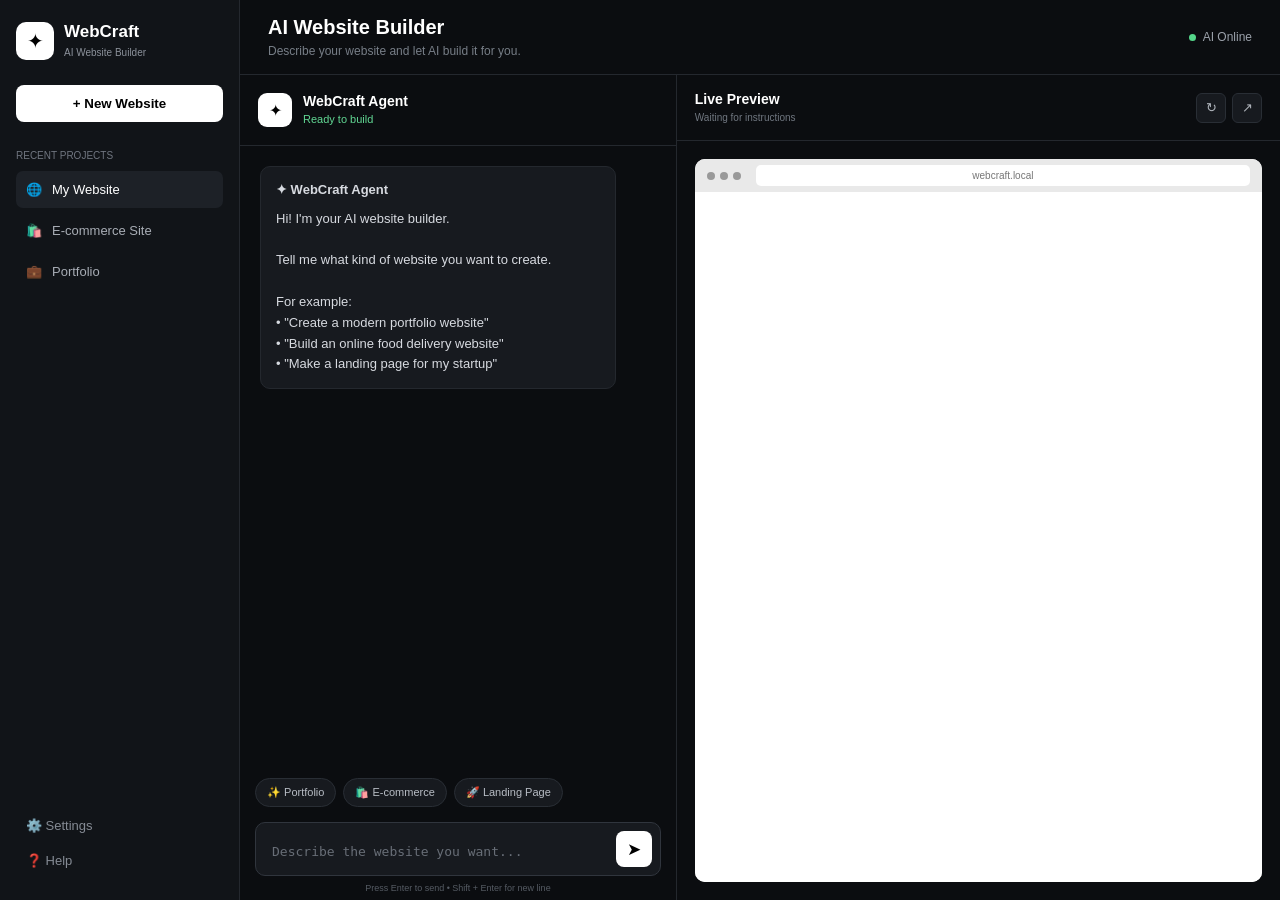
<file: AI Agent/Frontend/index.html>
<!DOCTYPE html>
<html lang="en">

<head>
    <meta charset="UTF-8">
    <meta name="viewport" content="width=device-width, initial-scale=1.0">

    <title>WebCraft AI</title>

    <link rel="stylesheet" href="style.css">
</head>

<body>

<div class="app">

    <!-- Sidebar -->
    <aside class="sidebar">

        <div class="logo">
            <div class="logo-icon">✦</div>
            <div>
                <h2>WebCraft</h2>
                <span>AI Website Builder</span>
            </div>
        </div>

        <button class="new-project" onclick="newProject()">
            + New Website
        </button>

        <div class="sidebar-section">
            <p>RECENT PROJECTS</p>

            <div class="project active">
                <span>🌐</span>
                My Website
            </div>

            <div class="project">
                <span>🛍️</span>
                E-commerce Site
            </div>

            <div class="project">
                <span>💼</span>
                Portfolio
            </div>
        </div>

        <div class="sidebar-bottom">
            <div>⚙️ Settings</div>
            <div>❓ Help</div>
        </div>

    </aside>


    <!-- Main -->
    <main class="main">

        <!-- Header -->
        <header class="topbar">

            <div>
                <h1>AI Website Builder</h1>
                <p>Describe your website and let AI build it for you.</p>
            </div>

            <div class="status">
                <span class="dot"></span>
                AI Online
            </div>

        </header>


        <!-- Workspace -->
        <section class="workspace">

            <!-- Chat -->
            <div class="chat-panel">

                <div class="chat-header">
                    <div class="agent-avatar">✦</div>

                    <div>
                        <h3>WebCraft Agent</h3>
                        <span>Ready to build</span>
                    </div>
                </div>


                <div class="chat-box" id="chatBox">

                    <div class="message bot">

                        <div class="message-title">
                            ✦ WebCraft Agent
                        </div>

                        Hi! I'm your AI website builder.

                        <br><br>

                        Tell me what kind of website you want to create.

                        <br><br>

                        For example:
                        <br>
                        • "Create a modern portfolio website"
                        <br>
                        • "Build an online food delivery website"
                        <br>
                        • "Make a landing page for my startup"

                    </div>

                </div>


                <!-- Suggestions -->

                <div class="suggestions">

                    <button onclick="useSuggestion('Create a modern portfolio website')">
                        ✨ Portfolio
                    </button>

                    <button onclick="useSuggestion('Create an e-commerce website')">
                        🛍️ E-commerce
                    </button>

                    <button onclick="useSuggestion('Create a modern landing page')">
                        🚀 Landing Page
                    </button>

                </div>


                <!-- Input -->

                <div class="input-area">

                    <textarea
                            id="message"
                            placeholder="Describe the website you want..."
                            rows="1"></textarea>

                    <button
                            id="sendButton"
                            onclick="sendMessage()">
                        ➤
                    </button>

                </div>

                <div class="input-info">
                    Press Enter to send • Shift + Enter for new line
                </div>

            </div>


            <!-- Preview -->

            <div class="preview-panel">

                <div class="preview-header">

                    <div>
                        <h3>Live Preview</h3>
                        <span id="previewStatus">
                            Waiting for instructions
                        </span>
                    </div>

                    <div class="preview-actions">

                        <button onclick="refreshPreview()">
                            ↻
                        </button>

                        <button onclick="openPreview()">
                            ↗
                        </button>

                    </div>

                </div>


                <div class="browser">

                    <div class="browser-bar">

                        <div class="browser-dots">
                            <span></span>
                            <span></span>
                            <span></span>
                        </div>

                        <div class="browser-url">
                            webcraft.local
                        </div>

                    </div>


                    <iframe
                            id="websitePreview"
                            title="Website Preview">
                    </iframe>

                </div>

            </div>

        </section>

    </main>

</div>


<script src="script.js"></script>

</body>
</html>
</file>
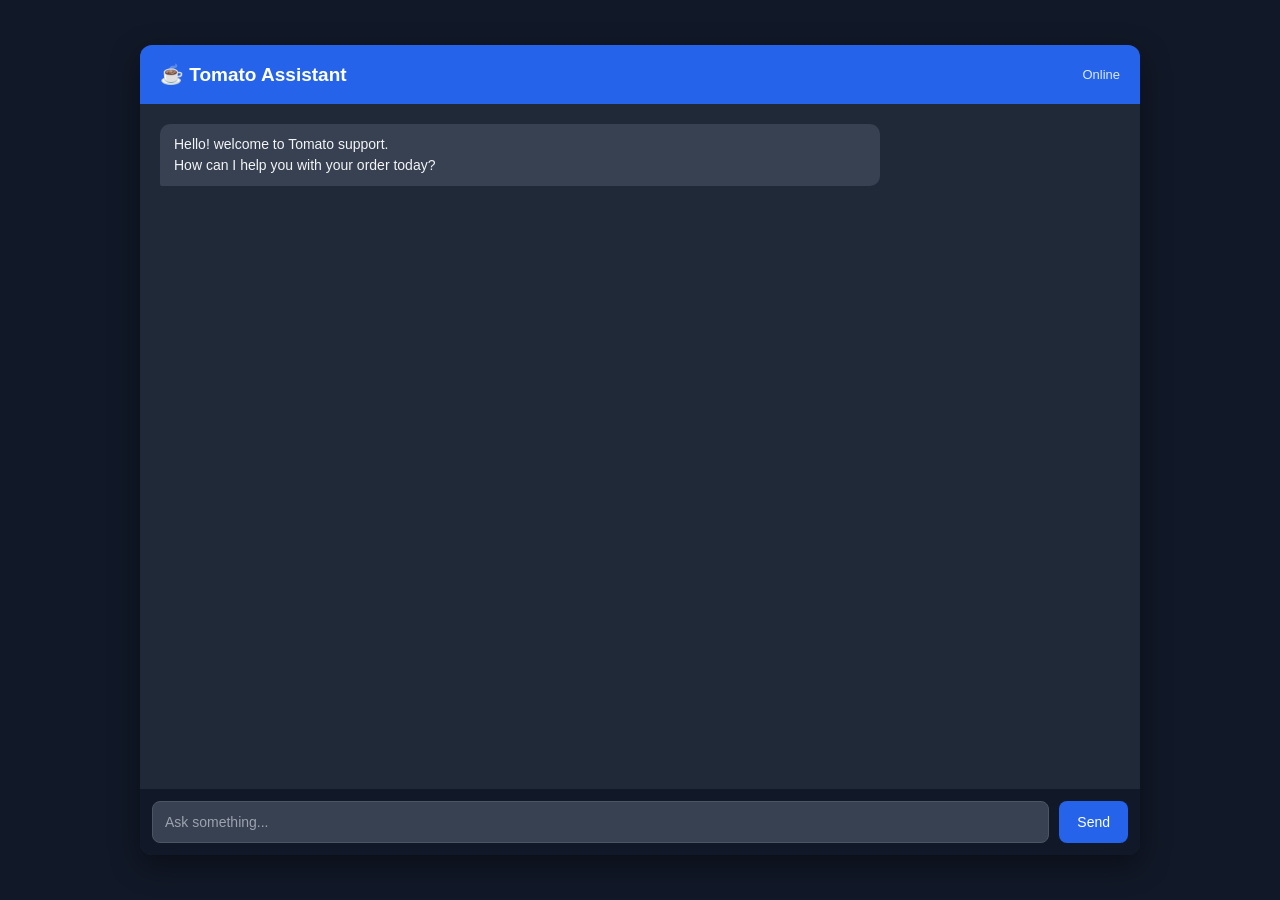
<file: ChatBot/Frontend/index.html>
<!DOCTYPE html>
<html lang="en">
<head>
    <meta charset="UTF-8">
    <meta name="viewport" content="width=device-width, initial-scale=1.0">

    <title>Tomato</title>

    <link rel="stylesheet" href="style.css">
</head>

<body>

<div class="chat-container">

    <div class="chat-header">
        <h2>☕ Tomato Assistant</h2>
        <span>Online</span>
    </div>

    <div class="chat-box" id="chatBox">

        <div class="message bot">
            Hello! welcome to Tomato support. <br> 
            How can I help you with your order today?
        </div>

    </div>

    <div class="input-area">

        <input
            type="text"
            id="message"
            placeholder="Ask something..."
        >

        <button onclick="sendMessage()">Send</button>

    </div>

</div>

<script src="script.js"></script>

</body>
</html>
</file>
<file: AI Agent/Frontend/style.css>
* {
    margin: 0;
    padding: 0;
    box-sizing: border-box;
}

body {
    font-family: Arial, Helvetica, sans-serif;
    background: #0b0d10;
    color: #ffffff;
    height: 100vh;
    overflow: hidden;
}

button {
    font-family: inherit;
    cursor: pointer;
}


/* ================= SIDEBAR ================= */

.app {
    display: flex;
    height: 100vh;
}

.sidebar {
    width: 240px;
    background: #111418;
    border-right: 1px solid #24282e;
    padding: 22px 16px;
    display: flex;
    flex-direction: column;
}

.logo {
    display: flex;
    align-items: center;
    gap: 10px;
    margin-bottom: 25px;
}

.logo-icon {
    width: 38px;
    height: 38px;
    background: #ffffff;
    color: #000000;
    border-radius: 10px;

    display: flex;
    align-items: center;
    justify-content: center;

    font-size: 20px;
}

.logo h2 {
    font-size: 17px;
}

.logo span {
    font-size: 10px;
    color: #8c929b;
}


.new-project {
    width: 100%;
    padding: 11px;

    background: #ffffff;
    color: #000000;

    border: none;
    border-radius: 8px;

    font-weight: bold;
    margin-bottom: 28px;
}

.sidebar-section p {
    font-size: 10px;
    color: #707680;
    margin-bottom: 10px;
}

.project {
    padding: 11px 10px;
    border-radius: 7px;
    color: #a8adb5;
    font-size: 13px;
    margin-bottom: 4px;

    display: flex;
    gap: 10px;
    align-items: center;
}

.project.active {
    background: #1d2127;
    color: white;
}

.sidebar-bottom {
    margin-top: auto;
    color: #858b94;
    font-size: 13px;
}

.sidebar-bottom div {
    padding: 10px;
}


/* ================= MAIN ================= */

.main {
    flex: 1;
    display: flex;
    flex-direction: column;
    min-width: 0;
}

.topbar {
    height: 75px;

    padding: 0 28px;

    border-bottom: 1px solid #24282e;

    display: flex;
    align-items: center;
    justify-content: space-between;
}

.topbar h1 {
    font-size: 20px;
}

.topbar p {
    color: #777e87;
    font-size: 12px;
    margin-top: 5px;
}

.status {
    font-size: 12px;
    color: #9ba1aa;

    display: flex;
    gap: 7px;
    align-items: center;
}

.dot {
    width: 7px;
    height: 7px;

    border-radius: 50%;
    background: #55d68a;
}


/* ================= WORKSPACE ================= */

.workspace {
    flex: 1;
    display: flex;
    min-height: 0;
}


/* ================= CHAT ================= */

.chat-panel {
    width: 42%;
    min-width: 350px;

    border-right: 1px solid #24282e;

    display: flex;
    flex-direction: column;
}

.chat-header {
    padding: 18px;

    border-bottom: 1px solid #24282e;

    display: flex;
    align-items: center;
    gap: 11px;
}

.agent-avatar {
    width: 34px;
    height: 34px;

    background: #ffffff;
    color: #000000;

    border-radius: 9px;

    display: flex;
    align-items: center;
    justify-content: center;
}

.chat-header h3 {
    font-size: 14px;
}

.chat-header span {
    font-size: 11px;
    color: #62d894;
}


/* ================= CHAT BOX ================= */

.chat-box {
    flex: 1;

    overflow-y: auto;

    padding: 20px;
}

.message {
    max-width: 90%;

    padding: 13px 15px;

    border-radius: 10px;

    font-size: 13px;
    line-height: 1.6;

    margin-bottom: 14px;

    word-wrap: break-word;
}

.message.bot {
    background: #171a1f;
    border: 1px solid #24282e;
    color: #d7dae0;
}

.message.user {
    background: #ffffff;
    color: #000000;

    margin-left: auto;
}


/* AI title */

.message-title {
    font-weight: bold;
    margin-bottom: 8px;
}


/* ================= SUGGESTIONS ================= */

.suggestions {
    display: flex;
    gap: 7px;

    padding: 10px 15px;

    overflow-x: auto;
}

.suggestions button {
    white-space: nowrap;

    padding: 7px 11px;

    background: #171a1f;

    border: 1px solid #292e35;

    color: #b8bdc5;

    border-radius: 20px;

    font-size: 11px;
}

.suggestions button:hover {
    background: #24282e;
    color: white;
}


/* ================= INPUT ================= */

.input-area {
    margin: 5px 15px 0;

    background: #171a1f;

    border: 1px solid #30353d;

    border-radius: 10px;

    display: flex;
    align-items: flex-end;

    padding: 8px;
}

.input-area textarea {
    flex: 1;

    background: transparent;
    border: none;
    outline: none;

    color: white;

    resize: none;

    padding: 8px;

    font-size: 13px;

    max-height: 100px;
}

.input-area textarea::placeholder {
    color: #686e77;
}

.input-area button {
    width: 36px;
    height: 36px;

    border: none;
    border-radius: 8px;

    background: white;
    color: black;

    font-size: 17px;
}

.input-area button:disabled {
    opacity: 0.4;
    cursor: not-allowed;
}

.input-info {
    text-align: center;

    color: #555b63;

    font-size: 9px;

    padding: 7px;
}


/* ================= PREVIEW ================= */

.preview-panel {
    flex: 1;

    display: flex;
    flex-direction: column;

    min-width: 0;
}

.preview-header {
    height: 66px;

    padding: 0 18px;

    display: flex;
    align-items: center;
    justify-content: space-between;

    border-bottom: 1px solid #24282e;
}

.preview-header h3 {
    font-size: 14px;
}

.preview-header span {
    font-size: 10px;
    color: #707780;
}

.preview-actions {
    display: flex;
    gap: 6px;
}

.preview-actions button {
    width: 30px;
    height: 30px;

    background: #171a1f;

    border: 1px solid #292e35;

    color: #aeb3ba;

    border-radius: 6px;
}


/* ================= BROWSER ================= */

.browser {
    flex: 1;

    margin: 18px;

    background: white;

    border-radius: 10px;

    overflow: hidden;

    display: flex;
    flex-direction: column;
}

.browser-bar {
    height: 35px;

    background: #e9e9e9;

    display: flex;
    align-items: center;

    padding: 0 12px;

    gap: 15px;
}

.browser-dots {
    display: flex;
    gap: 5px;
}

.browser-dots span {
    width: 8px;
    height: 8px;

    border-radius: 50%;

    background: #999;
}

.browser-url {
    flex: 1;

    background: #ffffff;

    color: #777;

    border-radius: 5px;

    text-align: center;

    font-size: 10px;

    padding: 5px;
}

#websitePreview {
    width: 100%;
    height: 100%;

    border: none;

    background: white;
}


/* ================= RESPONSIVE ================= */

@media (max-width: 900px) {

    .sidebar {
        display: none;
    }

    .workspace {
        flex-direction: column;
    }

    .chat-panel {
        width: 100%;
        height: 55%;
        min-width: 0;

        border-right: none;
        border-bottom: 1px solid #24282e;
    }

    .preview-panel {
        height: 45%;
    }
}


@media (max-width: 600px) {

    .topbar {
        padding: 0 15px;
    }

    .topbar p {
        display: none;
    }

    .status {
        display: none;
    }

    .chat-panel {
        height: 60%;
    }

    .preview-panel {
        height: 40%;
    }

    .browser {
        margin: 10px;
    }
}
</file>
<file: ChatBot/Frontend/style.css>
* {
    margin: 0;
    padding: 0;
    box-sizing: border-box;
}

body {
    font-family: Arial, sans-serif;

    background: #111827;

    height: 100vh;

    display: flex;
    justify-content: center;
    align-items: center;
}


/* Chat container */

.chat-container {
    width: 90vw;
    max-width: 1000px;
    height: 90vh;

    background: #1f2937;
    border-radius: 12px;
    overflow: hidden;

    box-shadow: 0 10px 30px rgba(0, 0, 0, 0.4);

    display: flex;
    flex-direction: column;
}

/* Header */

.chat-header {
    background: #2563eb;

    color: white;

    padding: 18px 20px;

    display: flex;
    justify-content: space-between;
    align-items: center;
}

.chat-header h2 {
    font-size: 19px;
}

.chat-header span {
    font-size: 13px;

    color: #dbeafe;
}


/* Chat messages */

.chat-box {
    flex: 1;

    padding: 20px;

    overflow-y: auto;
}


/* Message */

.message {
    max-width: 75%;

    padding: 10px 14px;

    margin-bottom: 12px;

    border-radius: 10px;

    font-size: 14px;

    line-height: 1.5;
}


/* Bot */

.bot {
    background: #374151;

    color: #f3f4f6;

    border-bottom-left-radius: 2px;
}


/* User */

.user {
    background: #2563eb;

    color: white;

    margin-left: auto;

    border-bottom-right-radius: 2px;
}


/* Input area */

.input-area {
    padding: 12px;

    background: #111827;

    display: flex;

    gap: 10px;
}


/* Input */

input {
    flex: 1;

    background: #374151;

    color: white;

    border: 1px solid #4b5563;

    outline: none;

    padding: 12px;

    border-radius: 8px;

    font-size: 14px;
}

input::placeholder {
    color: #9ca3af;
}

input:focus {
    border-color: #3b82f6;
}


/* Button */

button {
    background: #2563eb;

    color: white;

    border: none;

    padding: 0 18px;

    border-radius: 8px;

    cursor: pointer;

    font-size: 14px;
}

button:hover {
    background: #1d4ed8;
}

button:disabled {
    background: #4b5563;

    cursor: not-allowed;
}


/* Mobile */

@media (max-width: 500px) {

    .chat-container {
        width: 95%;
        height: 90vh;
    }
}
</file>
